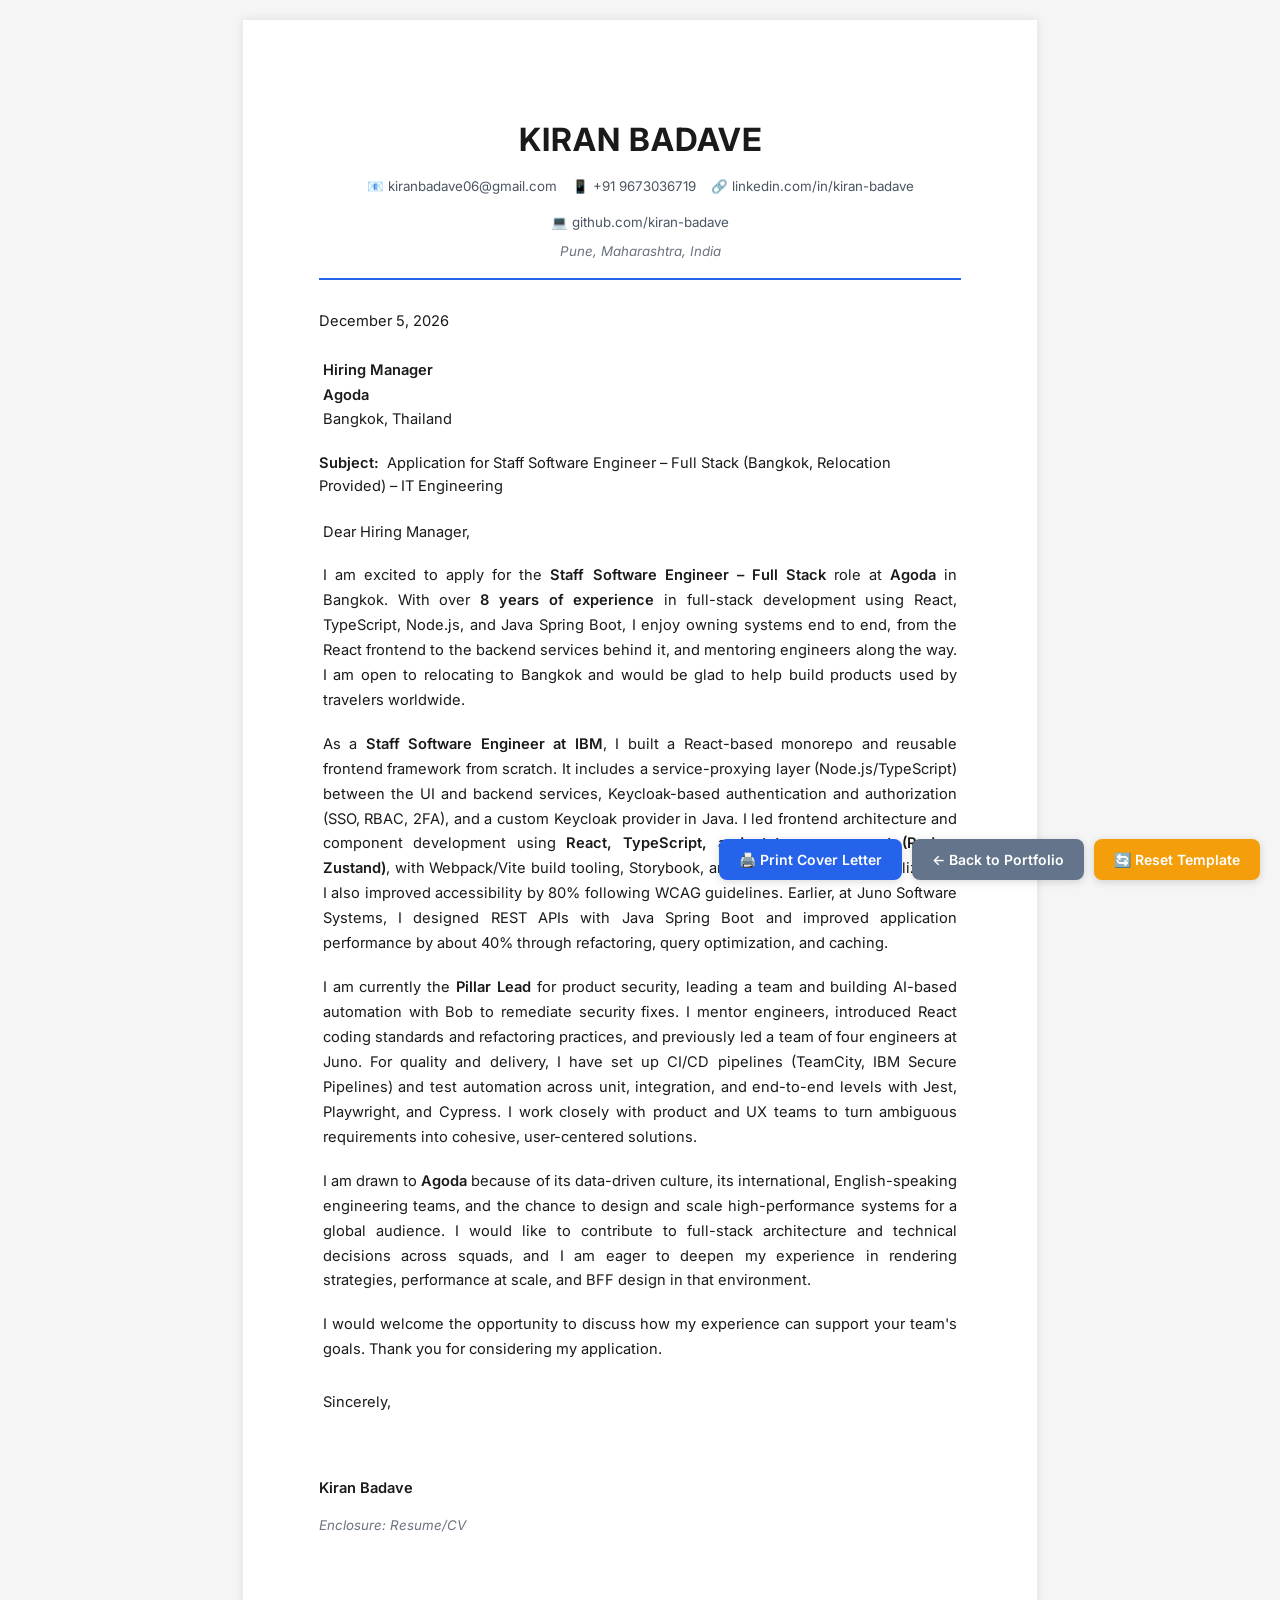
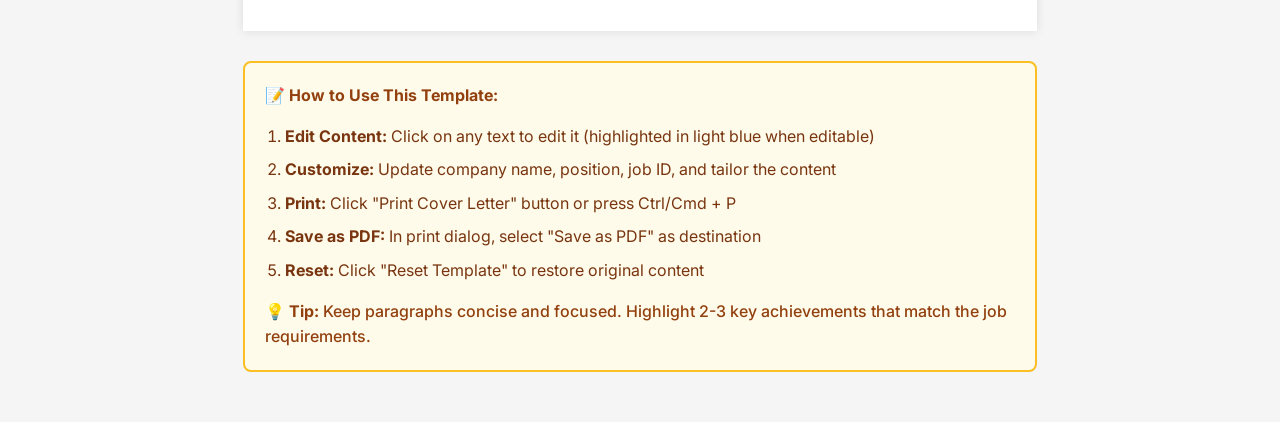
<file: cover-letter.html>
<!DOCTYPE html>
<html lang="en">
<head>
    <meta charset="UTF-8">
    <meta name="viewport" content="width=device-width, initial-scale=1.0">
    <title>Cover Letter - Kiran Badave</title>
    <link rel="preconnect" href="https://fonts.googleapis.com">
    <link rel="preconnect" href="https://fonts.gstatic.com" crossorigin>
    <link href="https://fonts.googleapis.com/css2?family=Inter:wght@300;400;500;600;700&display=swap" rel="stylesheet">
    <link rel="stylesheet" href="cover-letter.css">
</head>
<body>
    <div class="cover-letter-container">
        <!-- Header with Contact Info -->
        <header class="letter-header">
            <h1 class="sender-name">KIRAN BADAVE</h1>
            <div class="contact-info">
                <span>📧 kiranbadave06@gmail.com</span>
                <span>📱 +91 9673036719</span>
                <span>🔗 linkedin.com/in/kiran-badave</span>
                <span>💻 github.com/kiran-badave</span>
            </div>
            <p class="sender-location">Pune, Maharashtra, India</p>
        </header>

        <!-- Date -->
        <div class="letter-date">
            <p id="currentDate"></p>
        </div>

        <!-- Recipient Info (Editable) -->
        <div class="recipient-info">
            <p class="recipient-name" contenteditable="true">Hiring Manager</p>
            <p class="company-name" contenteditable="true">Agoda</p>
            <p class="company-address" contenteditable="true">Bangkok, Thailand</p>
        </div>

        <!-- Subject Line (Editable) -->
        <div class="subject-line">
            <p><strong>Subject:</strong> <span contenteditable="true">Application for Staff Software Engineer – Full Stack (Bangkok, Relocation Provided) – IT Engineering</span></p>
        </div>

        <!-- Salutation (Editable) -->
        <div class="salutation">
            <p contenteditable="true">Dear Hiring Manager,</p>
        </div>

        <!-- Letter Body (Editable) -->
        <div class="letter-body">
            <!-- Paragraph 1: Opening & Position -->
            <p contenteditable="true">
                I am excited to apply for the <strong>Staff Software Engineer – Full Stack</strong> role at <strong>Agoda</strong> in Bangkok. With over <strong>8 years of experience</strong> in full-stack development using React, TypeScript, Node.js, and Java Spring Boot, I enjoy owning systems end to end, from the React frontend to the backend services behind it, and mentoring engineers along the way. I am open to relocating to Bangkok and would be glad to help build products used by travelers worldwide.
            </p>

            <!-- Paragraph 2: Current Role & Achievements -->
            <p contenteditable="true">
                As a <strong>Staff Software Engineer at IBM</strong>, I built a React-based monorepo and reusable frontend framework from scratch. It includes a service-proxying layer (Node.js/TypeScript) between the UI and backend services, Keycloak-based authentication and authorization (SSO, RBAC, 2FA), and a custom Keycloak provider in Java. I led frontend architecture and component development using <strong>React, TypeScript, and state management (Redux, Zustand)</strong>, with Webpack/Vite build tooling, Storybook, and i18next for internationalization. I also improved accessibility by 80% following WCAG guidelines. Earlier, at Juno Software Systems, I designed REST APIs with Java Spring Boot and improved application performance by about 40% through refactoring, query optimization, and caching.
            </p>

            <!-- Paragraph 3: Leadership, Mentoring & Engineering Practices -->
            <p contenteditable="true">
                I am currently the <strong>Pillar Lead</strong> for product security, leading a team and building AI-based automation with Bob to remediate security fixes. I mentor engineers, introduced React coding standards and refactoring practices, and previously led a team of four engineers at Juno. For quality and delivery, I have set up CI/CD pipelines (TeamCity, IBM Secure Pipelines) and test automation across unit, integration, and end-to-end levels with Jest, Playwright, and Cypress. I work closely with product and UX teams to turn ambiguous requirements into cohesive, user-centered solutions.
            </p>

            <!-- Paragraph 4: Why This Company -->
            <p contenteditable="true">
                I am drawn to <strong>Agoda</strong> because of its data-driven culture, its international, English-speaking engineering teams, and the chance to design and scale high-performance systems for a global audience. I would like to contribute to full-stack architecture and technical decisions across squads, and I am eager to deepen my experience in rendering strategies, performance at scale, and BFF design in that environment.
            </p>

            <!-- Paragraph 5: Closing -->
            <p contenteditable="true">
                I would welcome the opportunity to discuss how my experience can support your team's goals. Thank you for considering my application.
            </p>
        </div>

        <!-- Closing (Editable) -->
        <div class="letter-closing">
            <p contenteditable="true">Sincerely,</p>
            <div class="signature-space"></div>
            <p class="signature-name">Kiran Badave</p>
        </div>

        <!-- Enclosure Note -->
        <div class="enclosure">
            <p>Enclosure: Resume/CV</p>
        </div>
    </div>

    <!-- Print Controls -->
    <div class="print-controls no-print">
        <button onclick="window.print()" class="print-btn">🖨️ Print Cover Letter</button>
        <button onclick="window.location.href='index.html'" class="back-btn">← Back to Portfolio</button>
        <button onclick="resetTemplate()" class="reset-btn">🔄 Reset Template</button>
    </div>

    <!-- Instructions -->
    <div class="instructions no-print">
        <h3>📝 How to Use This Template:</h3>
        <ol>
            <li><strong>Edit Content:</strong> Click on any text to edit it (highlighted in light blue when editable)</li>
            <li><strong>Customize:</strong> Update company name, position, job ID, and tailor the content</li>
            <li><strong>Print:</strong> Click "Print Cover Letter" button or press Ctrl/Cmd + P</li>
            <li><strong>Save as PDF:</strong> In print dialog, select "Save as PDF" as destination</li>
            <li><strong>Reset:</strong> Click "Reset Template" to restore original content</li>
        </ol>
        <p><strong>💡 Tip:</strong> Keep paragraphs concise and focused. Highlight 2-3 key achievements that match the job requirements.</p>
    </div>

    <script>
        // Set current date
        const dateOptions = { year: 'numeric', month: 'long', day: 'numeric' };
        document.getElementById('currentDate').textContent = new Date().toLocaleDateString('en-US', dateOptions);

        // Store original content for reset
        const originalContent = document.querySelector('.cover-letter-container').innerHTML;

        function resetTemplate() {
            if (confirm('Are you sure you want to reset the template? All changes will be lost.')) {
                document.querySelector('.cover-letter-container').innerHTML = originalContent;
                // Re-set the date
                document.getElementById('currentDate').textContent = new Date().toLocaleDateString('en-US', dateOptions);
            }
        }

        // Add visual feedback for editable areas
        document.querySelectorAll('[contenteditable="true"]').forEach(element => {
            element.addEventListener('focus', function() {
                this.style.backgroundColor = '#e0f2fe';
            });
            element.addEventListener('blur', function() {
                this.style.backgroundColor = 'transparent';
            });
        });
    </script>
</body>
</html>
</file>
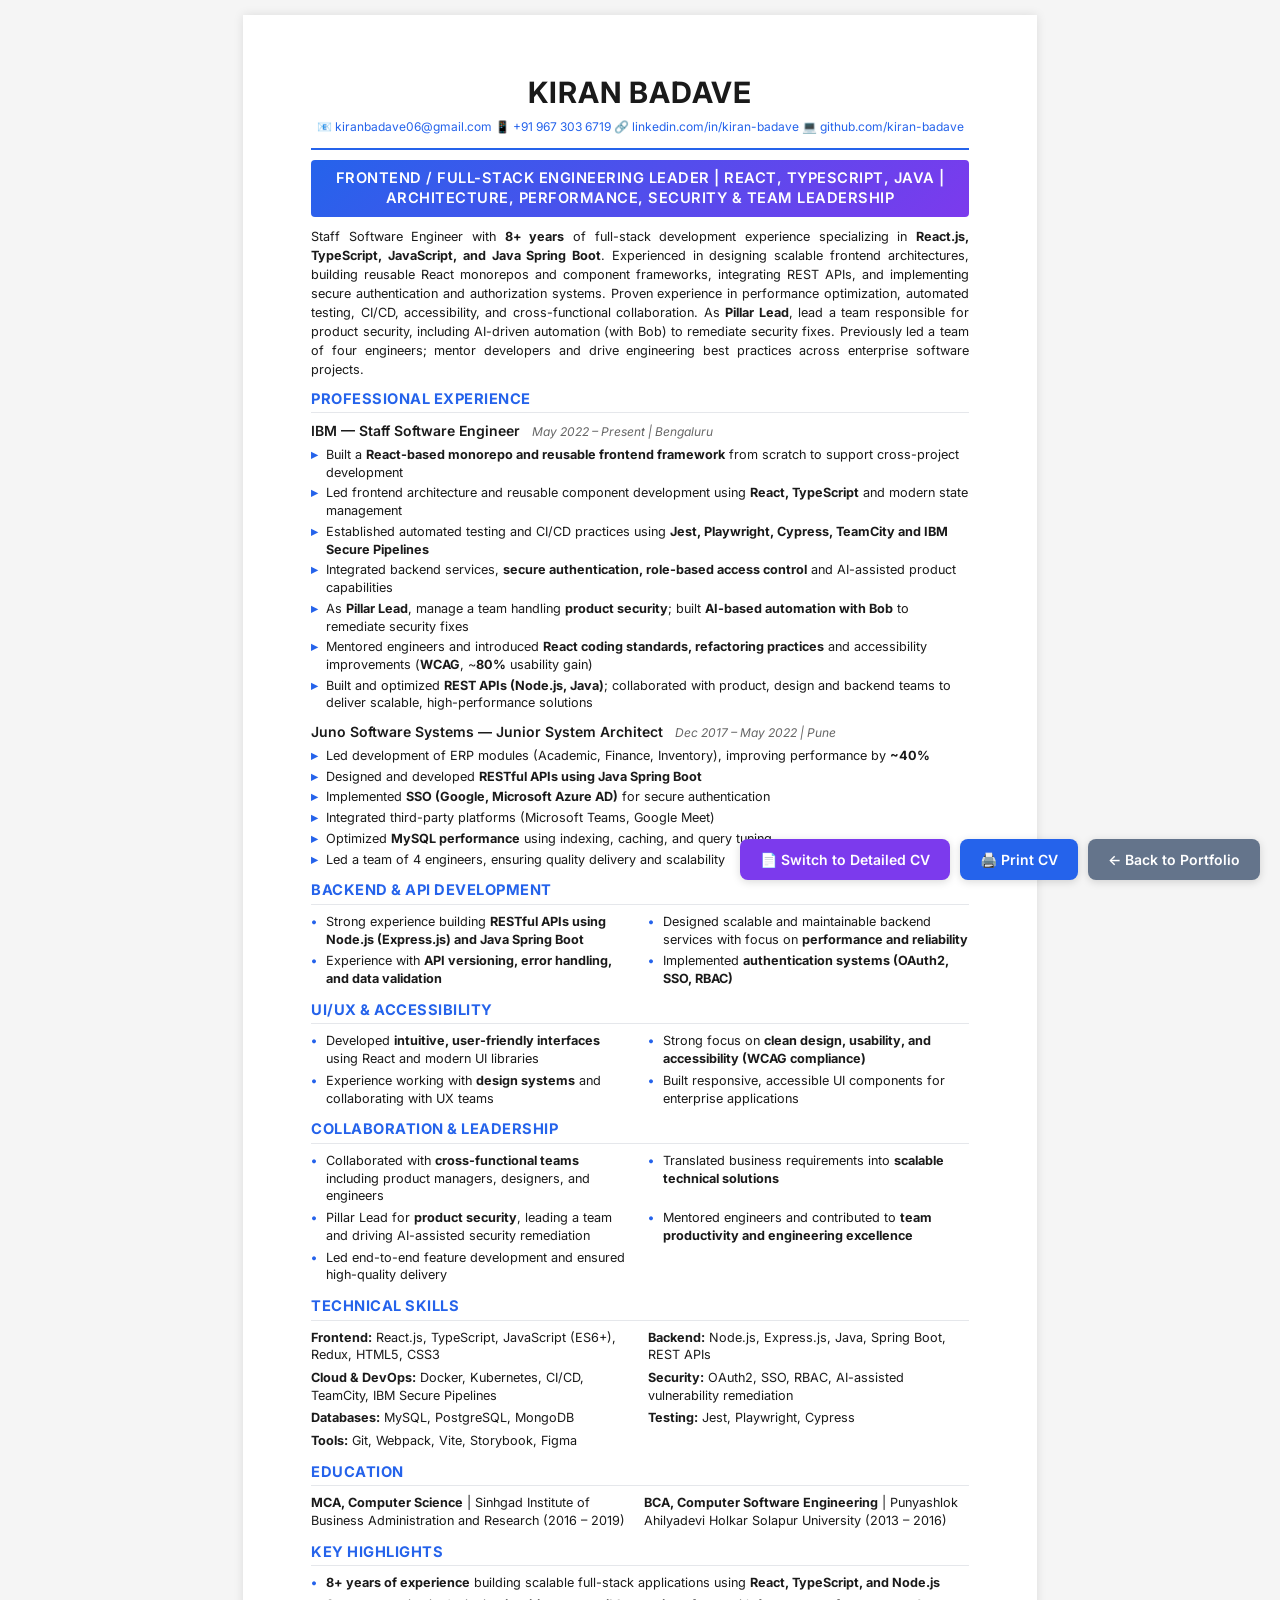
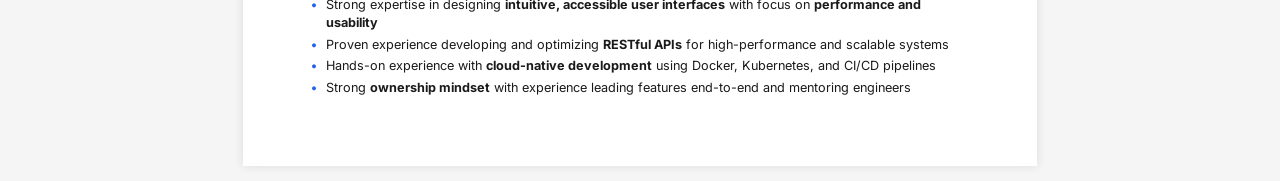
<file: cv-product-company.html>
<!--
 * Product Company Optimized CV (1-Page)
 * Copyright (c) 2025 Kiran Badave
 * Licensed under the MIT License
 * https://github.com/kiran-badave/kiran-badave.github.io
 -->
<!DOCTYPE html>
<html lang="en">
<head>
    <meta charset="UTF-8">
    <meta name="viewport" content="width=device-width, initial-scale=1.0">
    
    <!-- Primary Meta Tags -->
    <title>Kiran Badave - CV | Staff Software Engineer | Product Company Optimized</title>
    <meta name="title" content="Kiran Badave - CV | Staff Software Engineer | Product Company Optimized">
    <meta name="description" content="Staff Software Engineer CV with 8+ years experience. Expertise in React, TypeScript, Java Spring Boot, microservices, system design, and cloud-native development. Optimized for product companies.">
    <meta name="keywords" content="Kiran Badave CV, Software Engineer Resume, React Developer CV, Java Developer Resume, Full Stack Engineer, Staff Engineer, Product Company Resume, Tech Resume">
    <meta name="author" content="Kiran Badave">
    <meta name="robots" content="index, follow">
    
    <!-- Open Graph / Facebook -->
    <meta property="og:type" content="profile">
    <meta property="og:url" content="https://kiran-badave.github.io/cv-product-company.html">
    <meta property="og:title" content="Kiran Badave - CV | Staff Software Engineer">
    <meta property="og:description" content="Staff Software Engineer CV with 8+ years experience in React, TypeScript, Java Spring Boot, and cloud-native development.">
    
    <!-- Twitter -->
    <meta property="twitter:card" content="summary">
    <meta property="twitter:url" content="https://kiran-badave.github.io/cv-product-company.html">
    <meta property="twitter:title" content="Kiran Badave - CV | Staff Software Engineer">
    <meta property="twitter:description" content="Staff Software Engineer CV with 8+ years experience in React, TypeScript, Java Spring Boot, and cloud-native development.">
    
    <!-- Canonical URL -->
    <link rel="canonical" href="https://kiran-badave.github.io/cv-product-company.html">
    <link rel="preconnect" href="https://fonts.googleapis.com">
    <link rel="preconnect" href="https://fonts.gstatic.com" crossorigin>
    <link href="https://fonts.googleapis.com/css2?family=Inter:wght@300;400;500;600;700&display=swap" rel="stylesheet">
    <link rel="stylesheet" href="cv-product-company.css">
    <script src="data.js"></script>
</head>
<body>
    <div class="cv-container">
        <!-- Header Section -->
        <header class="cv-header">
            <h1 class="name">KIRAN BADAVE</h1>
            <div class="contact-bar">
                <span>📧 <a href="mailto:kiranbadave06@gmail.com">kiranbadave06@gmail.com</a></span>
                <span>📱 <a href="tel:+919673036719">+91 9673036719</a></span>
                <span>🔗 <a href="https://www.linkedin.com/in/kiran-badave" target="_blank">linkedin.com/in/kiran-badave</a></span>
                <span>💻 <a href="https://github.com/kiran-badave" target="_blank">github.com/kiran-badave</a></span>
            </div>
            <!-- <p class="location">Pune, Maharashtra, India</p> -->
        </header>

        <!-- Professional Title -->
        <section class="professional-title">
            <h2>
                FRONTEND / FULL-STACK ENGINEERING LEADER | REACT, TYPESCRIPT, JAVA | ARCHITECTURE, PERFORMANCE, SECURITY &amp; TEAM LEADERSHIP
            </h2>
        </section>

        <!-- Summary -->
        <section class="cv-section summary-section">
            <p>Staff Software Engineer with <strong>8+ years</strong> of full-stack development experience specializing in <strong>React.js, TypeScript, JavaScript, and Java Spring Boot</strong>. Experienced in designing scalable frontend architectures, building reusable React monorepos and component frameworks, integrating REST APIs, and implementing secure authentication and authorization systems. Proven experience in performance optimization, automated testing, CI/CD, accessibility, and cross-functional collaboration. As <strong>Pillar Lead</strong>, lead a team responsible for product security, including AI-driven automation (with Bob) to remediate security fixes. Previously led a team of four engineers; mentor developers and drive engineering best practices across enterprise software projects.</p>
        </section>

        <!-- Professional Experience -->
        <section class="cv-section">
            <h3 class="section-title">PROFESSIONAL EXPERIENCE</h3>
            
            <!-- IBM -->
            <div class="experience-item">
                <div class="exp-header">
                    <div>
                        <strong class="company">IBM — Staff Software Engineer</strong>
                        <span class="duration">May 2022 – Present | Bengaluru</span>
                    </div>
                </div>
                <ul class="impact-list">
                    <li>Built a <strong>React-based monorepo and reusable frontend framework</strong> from scratch to support cross-project development</li>
                    <li>Led frontend architecture and reusable component development using <strong>React, TypeScript</strong> and modern state management</li>
                    <li>Established automated testing and CI/CD practices using <strong>Jest, Playwright, Cypress, TeamCity and IBM Secure Pipelines</strong></li>
                    <li>Integrated backend services, <strong>secure authentication, role-based access control</strong> and AI-assisted product capabilities</li>
                    <li>As <strong>Pillar Lead</strong>, manage a team handling <strong>product security</strong>; built <strong>AI-based automation with Bob</strong> to remediate security fixes</li>
                    <li>Mentored engineers and introduced <strong>React coding standards, refactoring practices</strong> and accessibility improvements (<strong>WCAG</strong>, ~<strong>80%</strong> usability gain)</li>
                    <li>Built and optimized <strong>REST APIs (Node.js, Java)</strong>; collaborated with product, design and backend teams to deliver scalable, high-performance solutions</li>
                </ul>
            </div>

            <!-- Juno -->
            <div class="experience-item">
                <div class="exp-header">
                    <div>
                        <strong class="company">Juno Software Systems — Junior System Architect</strong>
                        <span class="duration">Dec 2017 – May 2022 | Pune</span>
                    </div>
                </div>
                <ul class="impact-list">
                    <li>Led development of ERP modules (Academic, Finance, Inventory), improving performance by <strong>~40%</strong></li>
                    <li>Designed and developed <strong>RESTful APIs using Java Spring Boot</strong></li>
                    <li>Implemented <strong>SSO (Google, Microsoft Azure AD)</strong> for secure authentication</li>
                    <li>Integrated third-party platforms (Microsoft Teams, Google Meet)</li>
                    <li>Optimized <strong>MySQL performance</strong> using indexing, caching, and query tuning</li>
                    <li>Led a team of 4 engineers, ensuring quality delivery and scalability</li>
                </ul>
            </div>
        </section>

        <!-- Backend & API Development -->
        <section class="cv-section">
            <h3 class="section-title">BACKEND & API DEVELOPMENT</h3>
            <ul class="compact-list">
                <li>Strong experience building <strong>RESTful APIs using Node.js (Express.js) and Java Spring Boot</strong></li>
                <li>Designed scalable and maintainable backend services with focus on <strong>performance and reliability</strong></li>
                <li>Experience with <strong>API versioning, error handling, and data validation</strong></li>
                <li>Implemented <strong>authentication systems (OAuth2, SSO, RBAC)</strong></li>
            </ul>
        </section>

        <!-- UI/UX & Accessibility -->
        <section class="cv-section">
            <h3 class="section-title">UI/UX & ACCESSIBILITY</h3>
            <ul class="compact-list">
                <li>Developed <strong>intuitive, user-friendly interfaces</strong> using React and modern UI libraries</li>
                <li>Strong focus on <strong>clean design, usability, and accessibility (WCAG compliance)</strong></li>
                <li>Experience working with <strong>design systems</strong> and collaborating with UX teams</li>
                <li>Built responsive, accessible UI components for enterprise applications</li>
            </ul>
        </section>

        <!-- Collaboration & Leadership -->
        <section class="cv-section">
            <h3 class="section-title">COLLABORATION & LEADERSHIP</h3>
            <ul class="compact-list">
                <li>Collaborated with <strong>cross-functional teams</strong> including product managers, designers, and engineers</li>
                <li>Translated business requirements into <strong>scalable technical solutions</strong></li>
                <li>Pillar Lead for <strong>product security</strong>, leading a team and driving AI-assisted security remediation</li>
                <li>Mentored engineers and contributed to <strong>team productivity and engineering excellence</strong></li>
                <li>Led end-to-end feature development and ensured high-quality delivery</li>
            </ul>
        </section>

        <!-- Technical Skills -->
        <section class="cv-section">
            <h3 class="section-title">TECHNICAL SKILLS</h3>
            <div class="skills-grid">
                <div><strong>Frontend:</strong> React.js, TypeScript, JavaScript (ES6+), Redux, HTML5, CSS3</div>
                <div><strong>Backend:</strong> Node.js, Express.js, Java, Spring Boot, REST APIs</div>
                <div><strong>Cloud & DevOps:</strong> Docker, Kubernetes, CI/CD, TeamCity, IBM Secure Pipelines</div>
                <div><strong>Security:</strong> OAuth2, SSO, RBAC, AI-assisted vulnerability remediation</div>
                <div><strong>Databases:</strong> MySQL, PostgreSQL, MongoDB</div>
                <div><strong>Testing:</strong> Jest, Playwright, Cypress</div>
                <div><strong>Tools:</strong> Git, Webpack, Vite, Storybook, Figma</div>
            </div>
        </section>

        <!-- Education -->
        <section class="cv-section">
            <h3 class="section-title">EDUCATION</h3>
            <div class="education-compact">
                <div><strong>MCA – Computer Science</strong> | Pune University (2016 – 2019)</div>
                <div><strong>BCA – Computer Software Engineering</strong> | Solapur University (2013 – 2016)</div>
            </div>
        </section>

        <!-- Key Highlights -->
        <section class="cv-section">
            <h3 class="section-title">KEY HIGHLIGHTS</h3>
            <ul class="compact-list highlights">
                <li><strong>8+ years of experience</strong> building scalable full-stack applications using <strong>React, TypeScript, and Node.js</strong></li>
                <li>Strong expertise in designing <strong>intuitive, accessible user interfaces</strong> with focus on <strong>performance and usability</strong></li>
                <li>Proven experience developing and optimizing <strong>RESTful APIs</strong> for high-performance and scalable systems</li>
                <li>Hands-on experience with <strong>cloud-native development</strong> using Docker, Kubernetes, and CI/CD pipelines</li>
                <li>Strong <strong>ownership mindset</strong> with experience leading features end-to-end and mentoring engineers</li>
            </ul>
        </section>
    </div>

    <!-- Print Controls -->
    <div class="print-controls no-print">
        <button onclick="window.location.href='cv-print.html'" class="switch-btn">📄 Switch to Detailed CV</button>
        <button onclick="window.print()" class="print-btn">🖨️ Print CV</button>
        <button onclick="window.location.href='index.html'" class="back-btn">← Back to Portfolio</button>
    </div>

    <script src="cv-product-company.js"></script>
</body>
</html>
</file>
<file: cover-letter.css>
/**
 * Cover Letter Template Styles
 * Copyright (c) 2025 Kiran Badave
 * Licensed under the MIT License
 */

/* Reset and Base Styles */
* {
    margin: 0;
    padding: 0;
    box-sizing: border-box;
}

body {
    font-family: 'Inter', -apple-system, BlinkMacSystemFont, 'Segoe UI', sans-serif;
    line-height: 1.6;
    color: #1a1a1a;
    background: #f5f5f5;
    padding: 20px;
}

.cover-letter-container {
    max-width: 210mm; /* A4 width */
    margin: 0 auto;
    background: white;
    padding: 25mm 20mm;
    box-shadow: 0 0 10px rgba(0,0,0,0.1);
    min-height: 297mm; /* A4 height */
}

/* Header Section */
.letter-header {
    text-align: center;
    border-bottom: 2px solid #2563eb;
    padding-bottom: 15px;
    margin-bottom: 30px;
}

.sender-name {
    font-size: 24pt;
    font-weight: 700;
    color: #1a1a1a;
    letter-spacing: 1px;
    margin-bottom: 10px;
}

.contact-info {
    display: flex;
    justify-content: center;
    flex-wrap: wrap;
    gap: 15px;
    font-size: 10pt;
    color: #4b5563;
    margin-bottom: 8px;
}

.contact-info span {
    white-space: nowrap;
}

.sender-location {
    font-size: 10pt;
    color: #6b7280;
    font-style: italic;
}

/* Date */
.letter-date {
    margin-bottom: 25px;
    font-size: 11pt;
}

/* Recipient Info */
.recipient-info {
    margin-bottom: 20px;
    font-size: 11pt;
    line-height: 1.4;
}

.recipient-name {
    font-weight: 600;
}

.company-name {
    font-weight: 600;
}

/* Subject Line */
.subject-line {
    margin-bottom: 20px;
    font-size: 11pt;
}

.subject-line strong {
    font-weight: 600;
}

/* Salutation */
.salutation {
    margin-bottom: 15px;
    font-size: 11pt;
}

/* Letter Body */
.letter-body {
    margin-bottom: 25px;
    font-size: 11pt;
    text-align: justify;
}

.letter-body p {
    margin-bottom: 15px;
    line-height: 1.7;
}

.letter-body strong {
    font-weight: 600;
    color: #1a1a1a;
}

/* Closing */
.letter-closing {
    margin-bottom: 15px;
    font-size: 11pt;
}

.signature-space {
    height: 40px;
    margin: 10px 0;
}

.signature-name {
    font-weight: 600;
}

/* Enclosure */
.enclosure {
    font-size: 10pt;
    color: #6b7280;
    font-style: italic;
}

/* Editable Content Styling */
[contenteditable="true"] {
    cursor: text;
    transition: background-color 0.2s ease;
    padding: 2px 4px;
    border-radius: 3px;
}

[contenteditable="true"]:hover {
    background-color: #f0f9ff;
}

[contenteditable="true"]:focus {
    outline: 2px solid #3b82f6;
    outline-offset: 2px;
    background-color: #e0f2fe;
}

/* Print Controls */
.print-controls {
    position: fixed;
    bottom: 20px;
    right: 20px;
    display: flex;
    gap: 10px;
    z-index: 1000;
}

.print-btn, .back-btn, .reset-btn {
    padding: 12px 20px;
    border: none;
    border-radius: 8px;
    font-size: 14px;
    font-weight: 600;
    cursor: pointer;
    transition: all 0.3s ease;
    font-family: 'Inter', sans-serif;
    box-shadow: 0 2px 8px rgba(0,0,0,0.15);
}

.print-btn {
    background: #2563eb;
    color: white;
}

.print-btn:hover {
    background: #1d4ed8;
    transform: translateY(-2px);
    box-shadow: 0 4px 12px rgba(37, 99, 235, 0.3);
}

.back-btn {
    background: #64748b;
    color: white;
}

.back-btn:hover {
    background: #475569;
    transform: translateY(-2px);
}

.reset-btn {
    background: #f59e0b;
    color: white;
}

.reset-btn:hover {
    background: #d97706;
    transform: translateY(-2px);
}

/* Instructions */
.instructions {
    max-width: 210mm;
    margin: 30px auto;
    background: #fffbeb;
    border: 2px solid #fbbf24;
    border-radius: 8px;
    padding: 20px;
}

.instructions h3 {
    color: #92400e;
    margin-bottom: 15px;
    font-size: 16px;
}

.instructions ol {
    margin-left: 20px;
    margin-bottom: 15px;
}

.instructions li {
    margin-bottom: 8px;
    color: #78350f;
}

.instructions p {
    color: #92400e;
    font-weight: 500;
}

/* Print Styles */
@media print {
    body {
        background: white;
        padding: 0;
    }

    .cover-letter-container {
        box-shadow: none;
        padding: 15mm 20mm;
        max-width: 100%;
        margin: 0;
    }

    .print-controls,
    .no-print {
        display: none !important;
    }

    .letter-header {
        border-bottom: 2px solid #000;
    }

    .sender-name {
        font-size: 22pt;
    }

    .contact-info {
        font-size: 9pt;
    }

    .letter-body,
    .salutation,
    .subject-line,
    .recipient-info,
    .letter-date,
    .letter-closing {
        font-size: 10.5pt;
    }

    /* Remove editable styling for print */
    [contenteditable="true"] {
        cursor: default;
        padding: 0;
    }

    [contenteditable="true"]:focus {
        outline: none;
        background-color: transparent;
    }

    /* Ensure single page */
    @page {
        size: A4;
        margin: 15mm;
    }

    /* Prevent page breaks in paragraphs */
    .letter-body p {
        page-break-inside: avoid;
    }
}

/* Responsive */
@media (max-width: 768px) {
    body {
        padding: 10px;
    }

    .cover-letter-container {
        padding: 20px;
    }

    .sender-name {
        font-size: 20pt;
    }

    .contact-info {
        flex-direction: column;
        gap: 8px;
        align-items: center;
    }

    .print-controls {
        position: static;
        margin: 20px auto;
        justify-content: center;
        flex-wrap: wrap;
    }

    .instructions {
        margin: 20px 10px;
    }
}

/* Accessibility */
@media (prefers-reduced-motion: reduce) {
    * {
        transition: none !important;
    }
}

/* Made with Bob */
</file>
<file: cv-product-company.css>
/**
 * Product Company Optimized CV Styles (1-Page)
 * Copyright (c) 2025 Kiran Badave
 * Licensed under the MIT License
 * https://github.com/kiran-badave/kiran-badave.github.io
 */

/* Reset and Base Styles */
* {
    margin: 0;
    padding: 0;
    box-sizing: border-box;
}

body {
    font-family: 'Inter', -apple-system, BlinkMacSystemFont, 'Segoe UI', sans-serif;
    line-height: 1.4;
    color: #1a1a1a;
    background: #f5f5f5;
    padding: 15px;
    font-size: 10pt;
}

.cv-container {
    max-width: 210mm; /* A4 width */
    margin: 0 auto;
    background: white;
    padding: 15mm 18mm;
    box-shadow: 0 0 10px rgba(0,0,0,0.1);
    min-height: 297mm; /* A4 height */
}

/* Header Section */
.cv-header {
    text-align: center;
    border-bottom: 2px solid #2563eb;
    padding-bottom: 8px;
    margin-bottom: 10px;
}

.name {
    font-size: 22pt;
    font-weight: 700;
    color: #1a1a1a;
    letter-spacing: 1px;
    margin-bottom: 6px;
}

.contact-bar {
    /* display: flex;
    justify-content: center;
    flex-wrap: wrap;
    gap: 12px; */
    font-size: 9pt;
    margin-bottom: 4px;
}

.contact-bar span {
    white-space: nowrap;
}

.contact-bar a {
    color: #2563eb;
    text-decoration: none;
}

.contact-bar a:hover {
    text-decoration: underline;
}

.location {
    font-size: 9pt;
    color: #666;
}

/* Professional Title */
.professional-title {
    background: linear-gradient(135deg, #2563eb, #7c3aed);
    color: white;
    padding: 8px 15px;
    margin-bottom: 10px;
    border-radius: 4px;
}

.professional-title h2 {
    font-size: 11pt;
    font-weight: 600;
    text-align: center;
    letter-spacing: 0.5px;
}

/* Sections */
.cv-section {
    margin-bottom: 12px;
    page-break-inside: avoid;
}

.summary-section {
    margin-bottom: 10px;
}

.summary-section p {
    text-align: justify;
    line-height: 1.5;
    font-size: 9.5pt;
}

.section-title {
    font-size: 11pt;
    font-weight: 700;
    color: #2563eb;
    text-transform: uppercase;
    border-bottom: 1.5px solid #e5e7eb;
    padding-bottom: 3px;
    margin-bottom: 8px;
    letter-spacing: 0.5px;
}

/* Experience */
.experience-item {
    margin-bottom: 10px;
    page-break-inside: avoid;
}

.exp-header {
    margin-bottom: 5px;
}

.company {
    font-size: 10.5pt;
    font-weight: 600;
    color: #1a1a1a;
}

.duration {
    font-size: 9pt;
    color: #666;
    font-style: italic;
    margin-left: 8px;
}

.impact-list {
    list-style: none;
    padding-left: 0;
    margin-top: 5px;
}

.impact-list li {
    padding-left: 15px;
    margin-bottom: 3px;
    position: relative;
    font-size: 9.5pt;
    line-height: 1.4;
}

.impact-list li:before {
    content: "▸";
    position: absolute;
    left: 0;
    color: #2563eb;
    font-weight: bold;
}

/* Compact Lists */
.compact-list {
    list-style: none;
    padding-left: 0;
    display: grid;
    grid-template-columns: 1fr 1fr;
    gap: 4px 15px;
}

.compact-list li {
    padding-left: 15px;
    position: relative;
    font-size: 9.5pt;
    line-height: 1.4;
}

.compact-list li:before {
    content: "•";
    position: absolute;
    left: 0;
    color: #2563eb;
    font-weight: bold;
}

.compact-list.highlights {
    grid-template-columns: 1fr;
}

/* Skills Grid */
.skills-grid {
    display: grid;
    grid-template-columns: 1fr 1fr;
    gap: 5px 15px;
    font-size: 9.5pt;
}

.skills-grid div {
    line-height: 1.4;
}

/* Education */
.education-compact {
    display: grid;
    grid-template-columns: 1fr 1fr;
    gap: 8px;
    font-size: 9.5pt;
}

/* Print Controls */
.print-controls {
    position: fixed;
    bottom: 20px;
    right: 20px;
    display: flex;
    gap: 10px;
    z-index: 1000;
}

.print-btn, .back-btn, .switch-btn {
    padding: 12px 20px;
    border: none;
    border-radius: 8px;
    font-size: 14px;
    font-weight: 600;
    cursor: pointer;
    transition: all 0.3s ease;
    font-family: 'Inter', sans-serif;
    box-shadow: 0 2px 8px rgba(0,0,0,0.15);
}

.print-btn {
    background: #2563eb;
    color: white;
}

.print-btn:hover {
    background: #1d4ed8;
    transform: translateY(-2px);
    box-shadow: 0 4px 12px rgba(37, 99, 235, 0.3);
}

.switch-btn {
    background: #7c3aed;
    color: white;
}

.switch-btn:hover {
    background: #6d28d9;
    transform: translateY(-2px);
    box-shadow: 0 4px 12px rgba(124, 58, 237, 0.3);
}

.back-btn {
    background: #64748b;
    color: white;
}

.back-btn:hover {
    background: #475569;
    transform: translateY(-2px);
}

/* Print Styles */
@media print {
    body {
        background: white;
        padding: 0;
    }

    .cv-container {
        box-shadow: none;
        padding: 10mm 15mm;
        max-width: 100%;
        margin: 0;
    }

    .print-controls {
        display: none !important;
    }

    .no-print {
        display: none !important;
    }

    .cv-section {
        page-break-inside: avoid;
    }

    .experience-item {
        page-break-inside: avoid;
    }

    /* Ensure single page */
    @page {
        size: A4;
        margin: 10mm;
    }

    /* Adjust font sizes for print */
    body {
        font-size: 9.5pt;
    }

    .name {
        font-size: 20pt;
    }

    .section-title {
        font-size: 10.5pt;
    }

    .impact-list li,
    .compact-list li,
    .skills-grid div {
        font-size: 9pt;
    }

    /* Maintain grid layouts in print */
    .skills-grid {
        display: grid !important;
        grid-template-columns: 1fr 1fr !important;
        gap: 5px 15px !important;
    }

    .education-compact {
        display: grid !important;
        grid-template-columns: 1fr 1fr !important;
        gap: 8px !important;
    }

    .compact-list {
        display: grid !important;
        grid-template-columns: 1fr 1fr !important;
        gap: 4px 15px !important;
    }

    .compact-list.highlights {
        grid-template-columns: 1fr !important;
    }
}

/* Responsive */
@media (max-width: 768px) {
    body {
        padding: 10px;
    }

    .cv-container {
        padding: 15px;
    }

    .contact-bar {
        flex-direction: column;
        gap: 6px;
    }

    .skills-grid,
    .compact-list,
    .education-compact {
        grid-template-columns: 1fr;
    }

    .print-controls {
        position: static;
        margin-top: 20px;
        flex-direction: column;
    }
}
</file>
